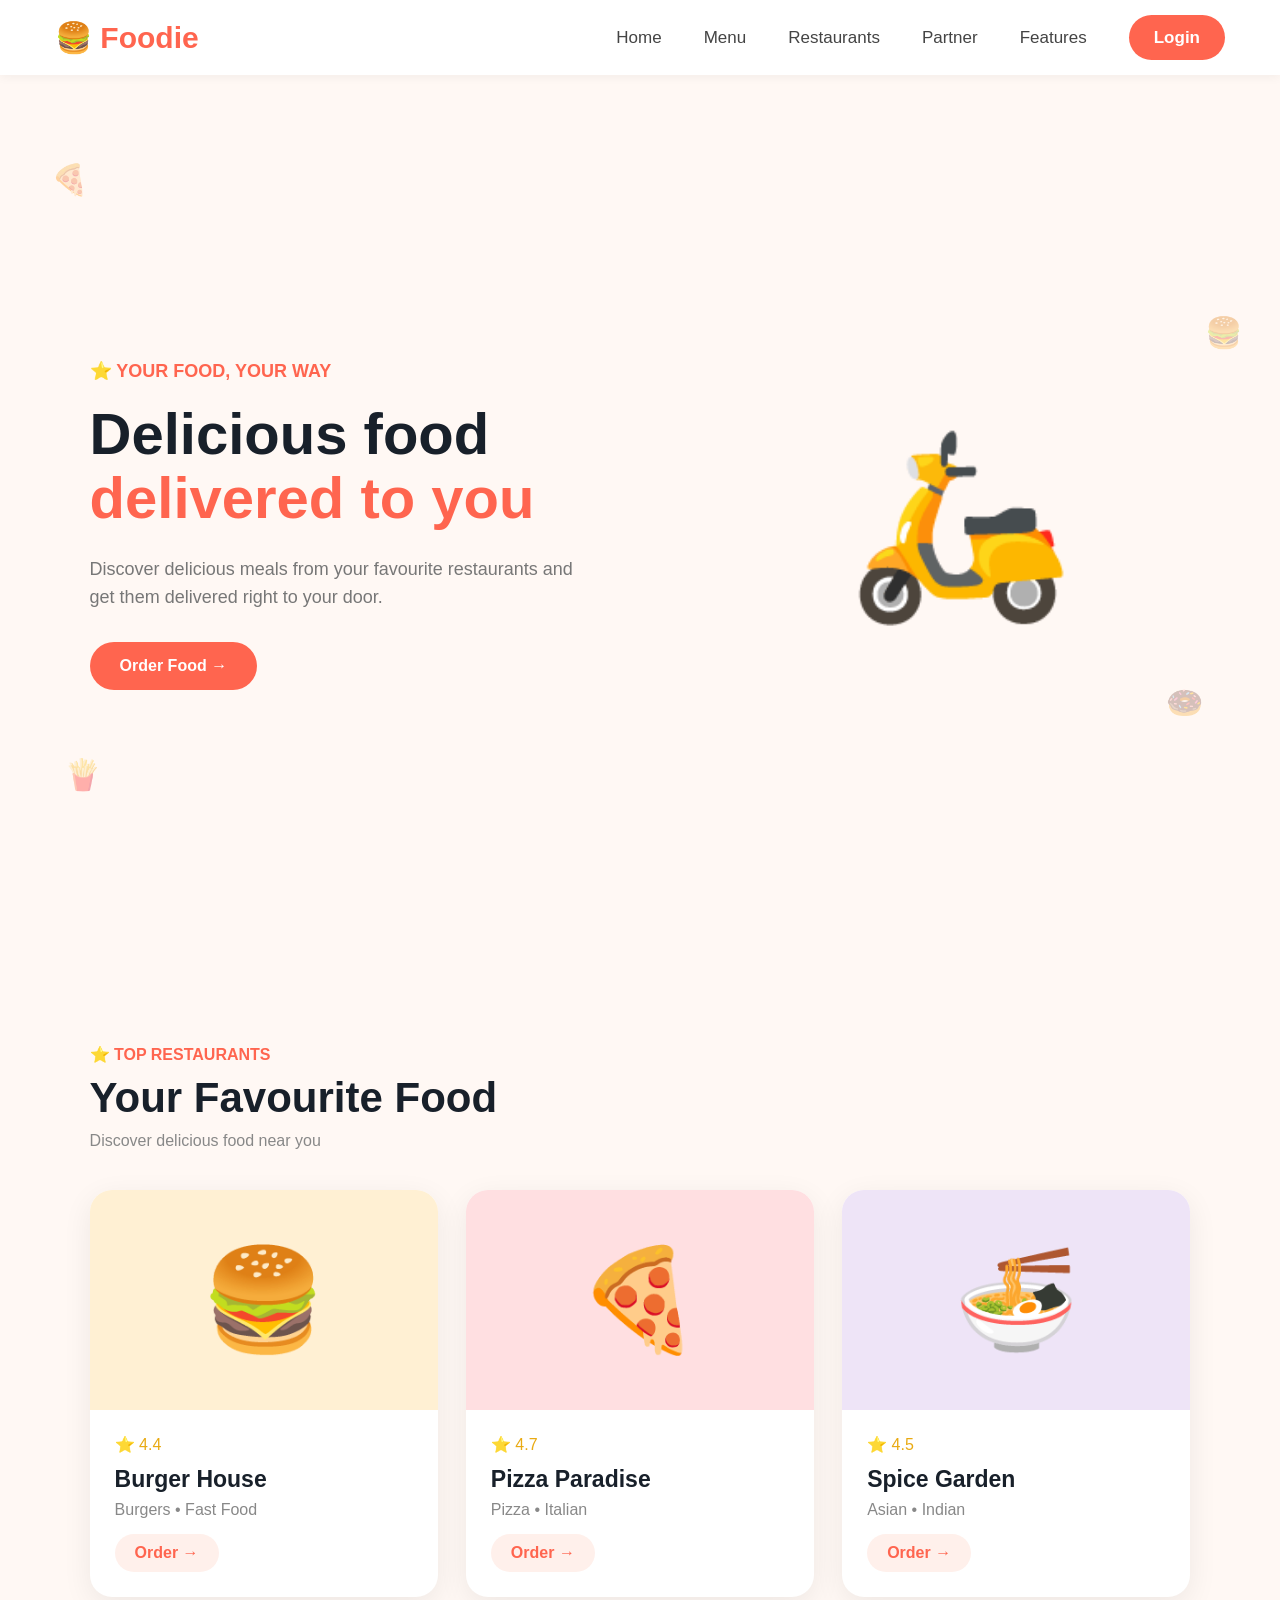
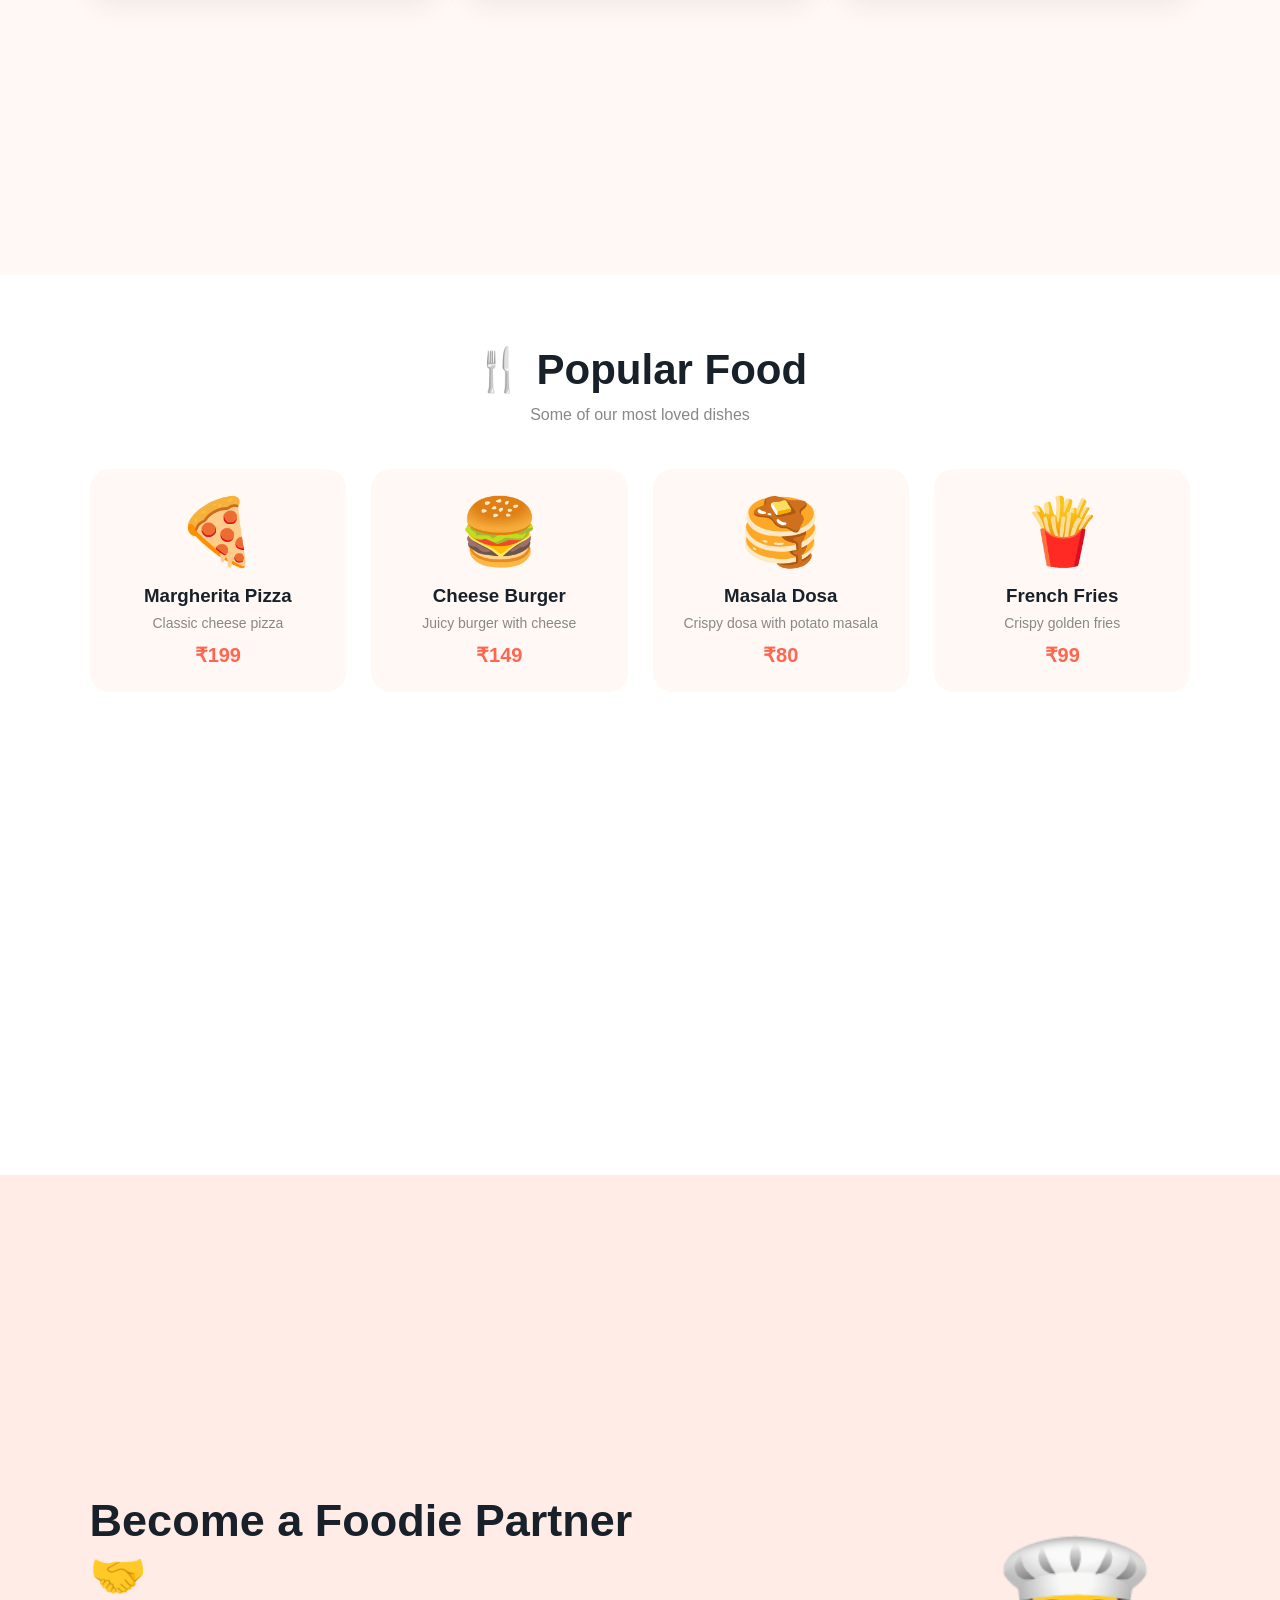
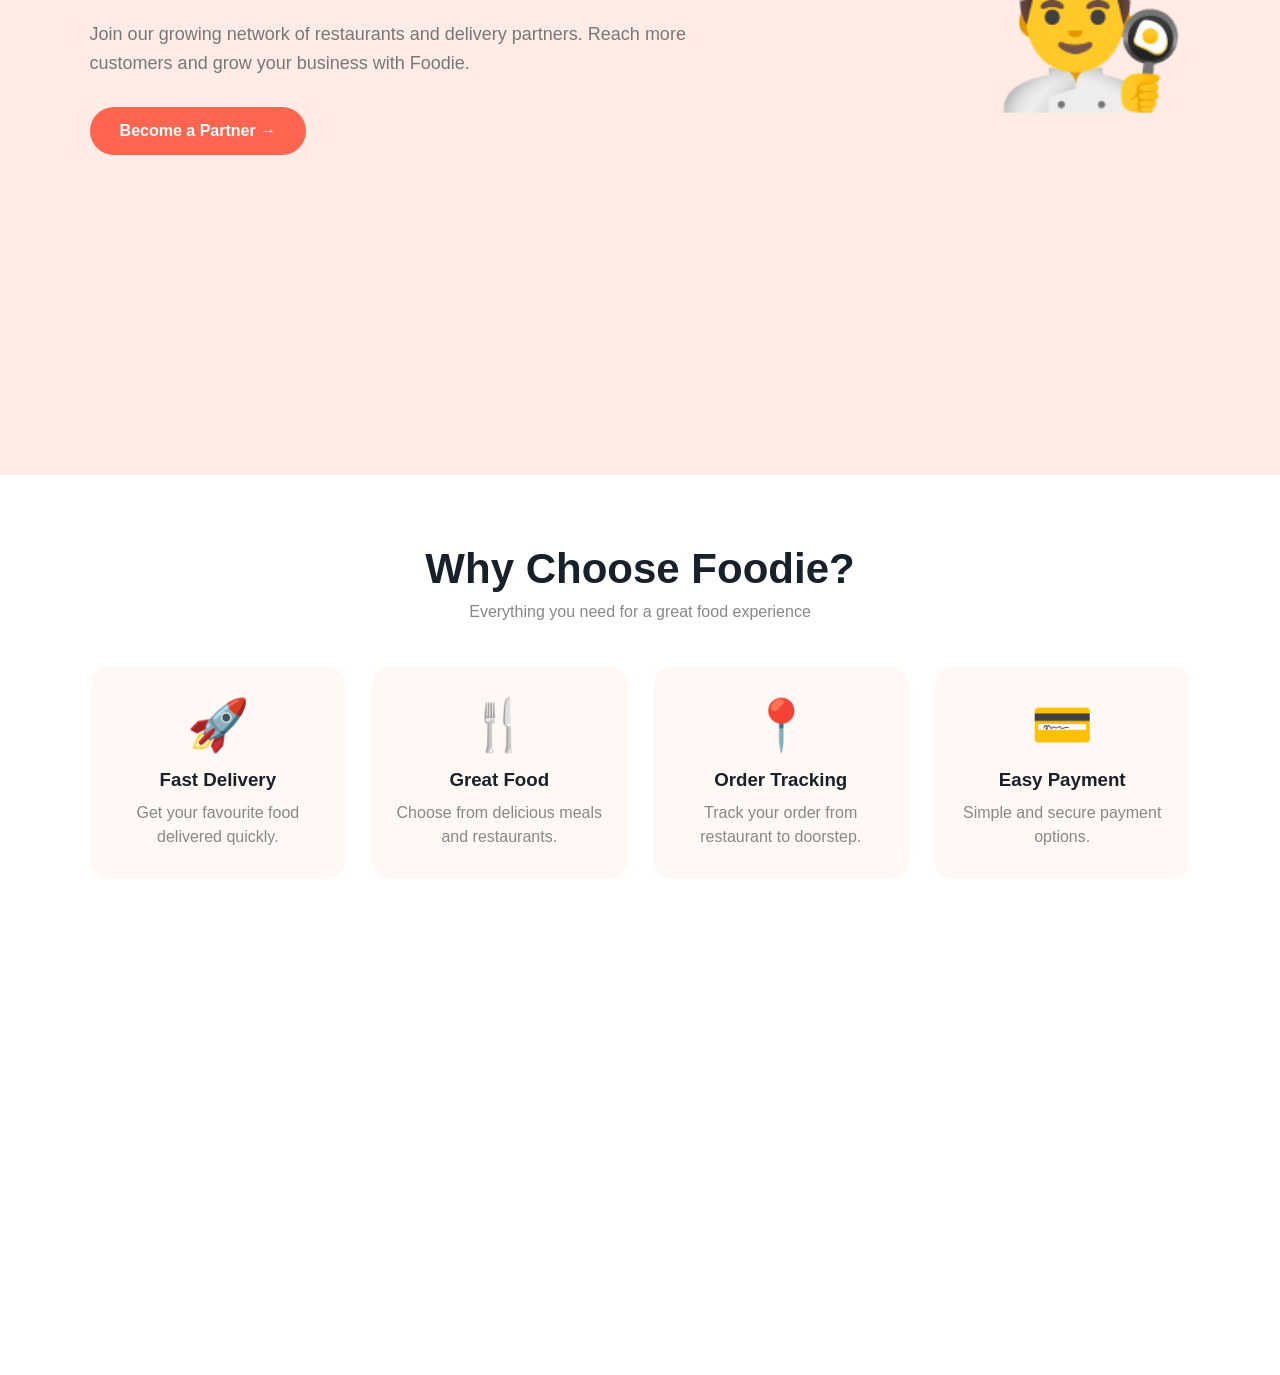
<file: app/templates/index.html>
<!DOCTYPE html>
<html lang="en">

<head>
    <meta charset="UTF-8">
    <meta name="viewport" content="width=device-width, initial-scale=1.0">

    <title>Foodie - Food Delivery</title>

    <style>
        * {
            box-sizing: border-box;
            margin: 0;
            padding: 0;
        }

        body {
            font-family: Arial, sans-serif;
            background: #fff8f4;
            color: #18202a;
            overflow-x: hidden;
        }

        /* ================= NAVBAR ================= */

        nav {
            height: 75px;
            background: white;
            display: flex;
            align-items: center;
            justify-content: space-between;
            padding: 0 55px;
            position: fixed;
            top: 0;
            left: 0;
            width: 100%;
            z-index: 1000;
            box-shadow: 0 2px 10px rgba(0, 0, 0, 0.05);
        }

        .logo {
            font-size: 30px;
            font-weight: bold;
            color: #ff654f;
        }

        .logo span {
            font-size: 28px;
        }

        nav ul {
            display: flex;
            list-style: none;
            gap: 42px;
        }

        nav ul li a {
            text-decoration: none;
            color: #444;
            font-size: 17px;
        }

        nav ul li a:hover {
            color: #ff654f;
        }

        .login-btn {
            background: #ff654f;
            color: white !important;
            padding: 13px 25px;
            border-radius: 30px;
            font-weight: bold;
        }

        /* ================= MAIN ================= */

        .main {
            padding-top: 75px;
        }

        section {
            min-height: 100vh;
            padding: 70px 7%;
        }

        /* ================= HOME ================= */

        #home {
            display: flex;
            align-items: center;
            justify-content: space-between;
            background: #fff8f4;
        }

        .home-text {
            width: 50%;
        }

        .small-title {
            color: #ff654f;
            font-weight: bold;
            font-size: 18px;
            margin-bottom: 20px;
        }

        .home-text h1 {
            font-size: 58px;
            line-height: 1.1;
            margin-bottom: 25px;
        }

        .home-text h1 span {
            color: #ff654f;
        }

        .home-text p {
            color: #777;
            font-size: 18px;
            line-height: 1.6;
            max-width: 500px;
        }

        .home-button {
            display: inline-block;
            margin-top: 30px;
            padding: 15px 30px;
            background: #ff654f;
            color: white;
            text-decoration: none;
            border-radius: 30px;
            font-weight: bold;
        }

        .home-button:hover {
            background: #ff4932;
        }

        .home-image {
            width: 42%;
            text-align: center;
            font-size: 180px;
        }

        /* ================= RESTAURANTS ================= */

        #restaurants {
            background: #fff8f4;
        }

        .section-title {
            margin-bottom: 40px;
        }

        .section-title p {
            color: #ff654f;
            font-weight: bold;
            margin-bottom: 10px;
        }

        .section-title h2 {
            font-size: 42px;
            margin-bottom: 10px;
        }

        .section-title span {
            color: #888;
        }

        .restaurant-grid {
            display: grid;
            grid-template-columns: repeat(3, 1fr);
            gap: 28px;
        }

        .restaurant-card {
            background: white;
            border-radius: 22px;
            overflow: hidden;
            box-shadow: 0 8px 30px rgba(0, 0, 0, 0.07);
            transition: 0.3s;
        }

        .restaurant-card:hover {
            transform: translateY(-8px);
        }

        .restaurant-picture {
            height: 220px;
            display: flex;
            justify-content: center;
            align-items: center;
            font-size: 100px;
        }

        .burger-bg {
            background: #fff0d3;
        }

        .pizza-bg {
            background: #ffdfe1;
        }

        .spice-bg {
            background: #eee4f7;
        }

        .restaurant-info {
            padding: 25px;
        }

        .rating {
            color: #e9aa13;
            margin-bottom: 12px;
        }

        .restaurant-info h3 {
            font-size: 23px;
            margin-bottom: 8px;
        }

        .restaurant-info p {
            color: #888;
            margin-bottom: 15px;
        }

        .order-btn {
            display: inline-block;
            background: #fff0eb;
            color: #ff654f;
            text-decoration: none;
            padding: 10px 20px;
            border-radius: 25px;
            font-weight: bold;
        }

        .order-btn:hover {
            background: #ff654f;
            color: white;
        }

        /* ================= MENU ================= */

        #menu {
            background: white;
            text-align: center;
        }

        .menu-title {
            margin-bottom: 45px;
        }

        .menu-title h2 {
            font-size: 42px;
            margin-bottom: 12px;
        }

        .menu-title p {
            color: #888;
        }

        .food-grid {
            display: grid;
            grid-template-columns: repeat(4, 1fr);
            gap: 25px;
        }

        .food-card {
            background: #fff8f4;
            padding: 25px;
            border-radius: 20px;
        }

        .food-icon {
            font-size: 65px;
            margin-bottom: 15px;
        }

        .food-card h3 {
            margin-bottom: 8px;
        }

        .food-card p {
            color: #888;
            font-size: 14px;
            margin-bottom: 12px;
        }

        .price {
            color: #ff654f;
            font-weight: bold;
            font-size: 20px;
        }

        /* ================= PARTNER ================= */

        #partner {
            background: #ffece7;
            display: flex;
            align-items: center;
            justify-content: space-between;
        }

        .partner-text {
            width: 55%;
        }

        .partner-text h2 {
            font-size: 45px;
            margin-bottom: 20px;
        }

        .partner-text p {
            color: #777;
            line-height: 1.6;
            font-size: 18px;
        }

        .partner-image {
            font-size: 160px;
            text-align: center;
        }

        /* ================= FEATURES ================= */

        #features {
            background: white;
        }

        .features-title {
            text-align: center;
            margin-bottom: 45px;
        }

        .features-title h2 {
            font-size: 42px;
            margin-bottom: 10px;
        }

        .features-title p {
            color: #888;
        }

        .features-grid {
            display: grid;
            grid-template-columns: repeat(4, 1fr);
            gap: 25px;
        }

        .feature {
            text-align: center;
            padding: 30px 20px;
            border-radius: 20px;
            background: #fff8f4;
        }

        .feature-icon {
            font-size: 50px;
            margin-bottom: 15px;
        }

        .feature h3 {
            margin-bottom: 10px;
        }

        .feature p {
            color: #888;
            line-height: 1.5;
        }

        /* ================= FLOATING FOOD ================= */

        .floating-food {
            position: fixed;
            font-size: 30px;
            opacity: 0.35;
            animation: float 5s infinite ease-in-out;
            pointer-events: none;
            z-index: 1;
        }

        .food1 {
            top: 18%;
            left: 4%;
        }

        .food2 {
            top: 35%;
            right: 3%;
            animation-delay: 1s;
        }

        .food3 {
            bottom: 12%;
            left: 5%;
            animation-delay: 2s;
        }

        .food4 {
            bottom: 20%;
            right: 6%;
            animation-delay: 3s;
        }

        @keyframes float {
            0% {
                transform: translateY(0) rotate(0deg);
            }

            50% {
                transform: translateY(-20px) rotate(10deg);
            }

            100% {
                transform: translateY(0) rotate(0deg);
            }
        }

        /* ================= MOBILE ================= */

        @media (max-width: 900px) {

            nav {
                padding: 0 20px;
            }

            nav ul {
                display: none;
            }

            #home {
                flex-direction: column;
                text-align: center;
                justify-content: center;
            }

            .home-text {
                width: 100%;
            }

            .home-text h1 {
                font-size: 42px;
            }

            .home-image {
                width: 100%;
                font-size: 100px;
                margin-top: 30px;
            }

            .restaurant-grid {
                grid-template-columns: 1fr;
            }

            .food-grid {
                grid-template-columns: 1fr 1fr;
            }

            #partner {
                flex-direction: column;
                text-align: center;
                justify-content: center;
            }

            .partner-text {
                width: 100%;
            }

            .features-grid {
                grid-template-columns: 1fr 1fr;
            }
        }

        @media (max-width: 600px) {

            section {
                padding: 50px 20px;
            }

            .food-grid {
                grid-template-columns: 1fr;
            }

            .features-grid {
                grid-template-columns: 1fr;
            }
        }
    </style>
</head>


<body>

    <!-- NAVBAR -->

    <nav>

        <div class="logo">
            🍔 Foodie
        </div>

        <ul>
            <li><a href="#home">Home</a></li>
            <li><a href="#menu">Menu</a></li>
            <li><a href="#restaurants">Restaurants</a></li>
            <li><a href="#partner">Partner</a></li>
            <li><a href="#features">Features</a></li>
            <li>
                <a href="#" class="login-btn">Login</a>
            </li>
        </ul>

    </nav>


    <div class="main">

        <!-- FLOATING FOOD -->

        <div class="floating-food food1">🍕</div>
        <div class="floating-food food2">🍔</div>
        <div class="floating-food food3">🍟</div>
        <div class="floating-food food4">🍩</div>


        <!-- ================= HOME ================= -->

        <section id="home">

            <div class="home-text">

                <div class="small-title">
                    ⭐ YOUR FOOD, YOUR WAY
                </div>

                <h1>
                    Delicious food<br>
                    <span>delivered to you</span>
                </h1>

                <p>
                    Discover delicious meals from your favourite
                    restaurants and get them delivered right to your door.
                </p>

                <a href="#restaurants" class="home-button">
                    Order Food →
                </a>

            </div>

            <div class="home-image">
                🛵
            </div>

        </section>


        <!-- ================= RESTAURANTS ================= -->

        <section id="restaurants">

            <div class="section-title">

                <p>⭐ TOP RESTAURANTS</p>

                <h2>Your Favourite Food</h2>

                <span>
                    Discover delicious food near you
                </span>

            </div>


            <div class="restaurant-grid">


                <!-- BURGER HOUSE -->

                <div class="restaurant-card">

                    <div class="restaurant-picture burger-bg">
                        🍔
                    </div>

                    <div class="restaurant-info">

                        <div class="rating">
                            ⭐ 4.4
                        </div>

                        <h3>
                            Burger House
                        </h3>

                        <p>
                            Burgers • Fast Food
                        </p>

                        <!-- RESTAURANT ID 3 -->

                        <a href="/restaurant/3" class="order-btn">
                            Order →
                        </a>

                    </div>

                </div>


                <!-- PIZZA PARADISE -->

                <div class="restaurant-card">

                    <div class="restaurant-picture pizza-bg">
                        🍕
                    </div>

                    <div class="restaurant-info">

                        <div class="rating">
                            ⭐ 4.7
                        </div>

                        <h3>
                            Pizza Paradise
                        </h3>

                        <p>
                            Pizza • Italian
                        </p>

                        <!-- RESTAURANT ID 2 -->

                        <a href="/restaurant/2" class="order-btn">
                            Order →
                        </a>

                    </div>

                </div>


                <!-- SPICE GARDEN -->

                <div class="restaurant-card">

                    <div class="restaurant-picture spice-bg">
                        🍜
                    </div>

                    <div class="restaurant-info">

                        <div class="rating">
                            ⭐ 4.5
                        </div>

                        <h3>
                            Spice Garden
                        </h3>

                        <p>
                            Asian • Indian
                        </p>

                        <!-- RESTAURANT ID 1 -->

                        <a href="/restaurant/1" class="order-btn">
                            Order →
                        </a>

                    </div>

                </div>

            </div>

        </section>


        <!-- ================= MENU ================= -->

        <section id="menu">

            <div class="menu-title">

                <h2>🍴 Popular Food</h2>

                <p>
                    Some of our most loved dishes
                </p>

            </div>


            <div class="food-grid">

                <div class="food-card">
                    <div class="food-icon">🍕</div>
                    <h3>Margherita Pizza</h3>
                    <p>Classic cheese pizza</p>
                    <div class="price">₹199</div>
                </div>

                <div class="food-card">
                    <div class="food-icon">🍔</div>
                    <h3>Cheese Burger</h3>
                    <p>Juicy burger with cheese</p>
                    <div class="price">₹149</div>
                </div>

                <div class="food-card">
                    <div class="food-icon">🥞</div>
                    <h3>Masala Dosa</h3>
                    <p>Crispy dosa with potato masala</p>
                    <div class="price">₹80</div>
                </div>

                <div class="food-card">
                    <div class="food-icon">🍟</div>
                    <h3>French Fries</h3>
                    <p>Crispy golden fries</p>
                    <div class="price">₹99</div>
                </div>

            </div>

        </section>


        <!-- ================= PARTNER ================= -->

        <section id="partner">

            <div class="partner-text">

                <h2>
                    Become a Foodie Partner 🤝
                </h2>

                <p>
                    Join our growing network of restaurants and
                    delivery partners. Reach more customers and
                    grow your business with Foodie.
                </p>

                <a href="#" class="home-button">
                    Become a Partner →
                </a>

            </div>

            <div class="partner-image">
                👨‍🍳
            </div>

        </section>


        <!-- ================= FEATURES ================= -->

        <section id="features">

            <div class="features-title">

                <h2>
                    Why Choose Foodie?
                </h2>

                <p>
                    Everything you need for a great food experience
                </p>

            </div>


            <div class="features-grid">

                <div class="feature">

                    <div class="feature-icon">
                        🚀
                    </div>

                    <h3>
                        Fast Delivery
                    </h3>

                    <p>
                        Get your favourite food delivered quickly.
                    </p>

                </div>


                <div class="feature">

                    <div class="feature-icon">
                        🍴
                    </div>

                    <h3>
                        Great Food
                    </h3>

                    <p>
                        Choose from delicious meals and restaurants.
                    </p>

                </div>


                <div class="feature">

                    <div class="feature-icon">
                        📍
                    </div>

                    <h3>
                        Order Tracking
                    </h3>

                    <p>
                        Track your order from restaurant to doorstep.
                    </p>

                </div>


                <div class="feature">

                    <div class="feature-icon">
                        💳
                    </div>

                    <h3>
                        Easy Payment
                    </h3>

                    <p>
                        Simple and secure payment options.
                    </p>

                </div>

            </div>

        </section>

    </div>

</body>

</html>
</file>
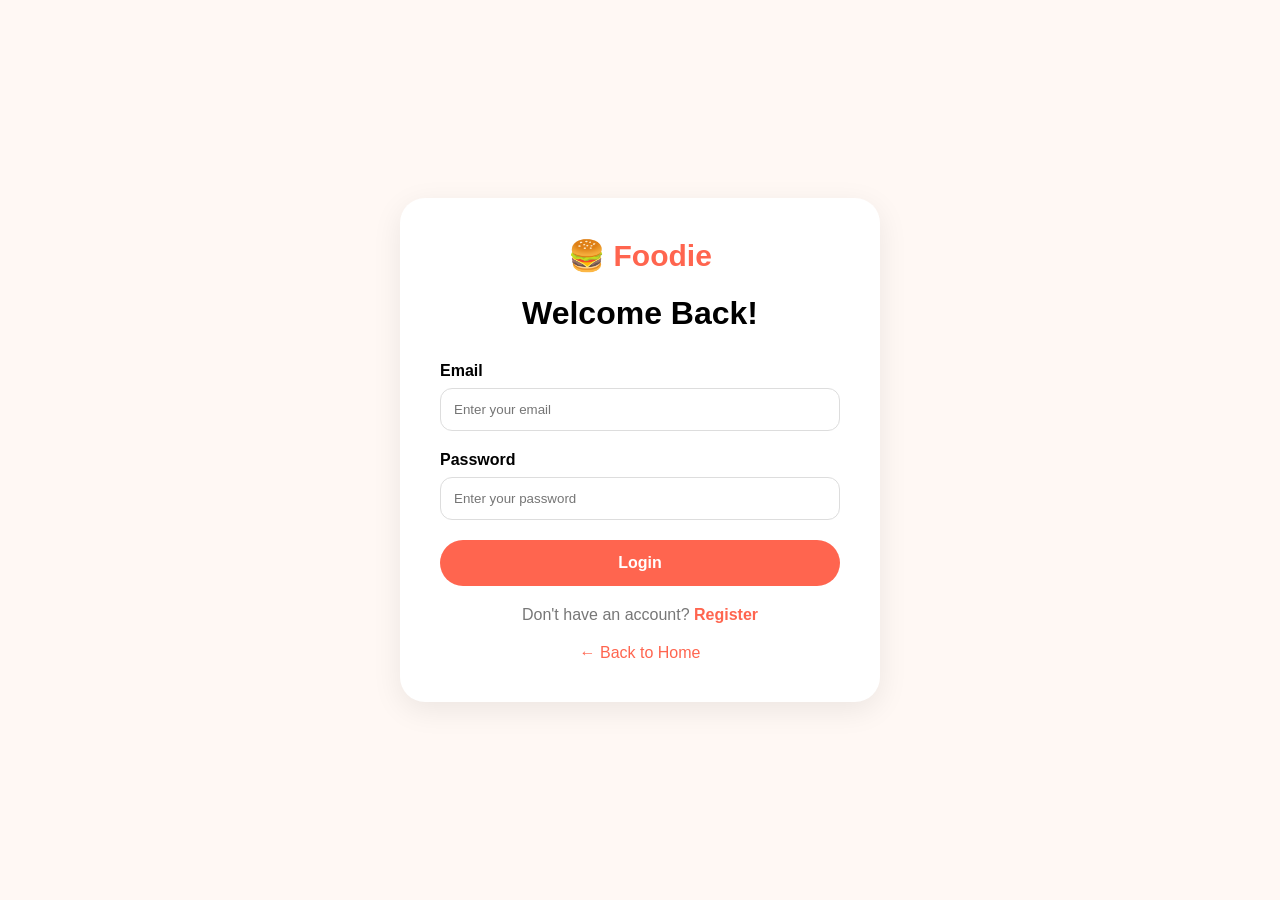
<file: app/templates/login.html>
<!DOCTYPE html>
<html lang="en">

<head>

    <meta charset="UTF-8">

    <meta name="viewport"
          content="width=device-width, initial-scale=1.0">

    <title>Login - Foodie</title>

    <style>

        body {
            margin: 0;
            font-family: Arial, sans-serif;
            background: #fff8f4;
        }

        .container {
            width: 100%;
            min-height: 100vh;
            display: flex;
            justify-content: center;
            align-items: center;
        }

        .box {
            width: 400px;
            background: white;
            padding: 40px;
            border-radius: 25px;
            box-shadow: 0 8px 30px rgba(0,0,0,0.08);
        }

        .logo {
            text-align: center;
            font-size: 30px;
            font-weight: bold;
            color: #ff654f;
            margin-bottom: 10px;
        }

        h1 {
            text-align: center;
            margin-bottom: 30px;
        }

        label {
            display: block;
            font-weight: bold;
            margin-bottom: 8px;
        }

        input {
            width: 100%;
            padding: 13px;
            margin-bottom: 20px;
            border: 1px solid #ddd;
            border-radius: 12px;
            box-sizing: border-box;
        }

        button {
            width: 100%;
            padding: 14px;
            border: none;
            border-radius: 25px;
            background: #ff654f;
            color: white;
            font-size: 16px;
            font-weight: bold;
            cursor: pointer;
        }

        button:hover {
            background: #ff4932;
        }

        .register {
            text-align: center;
            margin-top: 20px;
            color: #777;
        }

        .register a {
            color: #ff654f;
            font-weight: bold;
            text-decoration: none;
        }

        .back {
            display: block;
            text-align: center;
            margin-top: 20px;
            color: #ff654f;
            text-decoration: none;
        }

    </style>

</head>

<body>

<div class="container">

    <div class="box">

        <div class="logo">
            🍔 Foodie
        </div>

        <h1>
            Welcome Back!
        </h1>

        <form method="POST">

            <label>
                Email
            </label>

            <input
                type="email"
                name="email"
                placeholder="Enter your email"
                required
            >

            <label>
                Password
            </label>

            <input
                type="password"
                name="password"
                placeholder="Enter your password"
                required
            >

            <button type="submit">
                Login
            </button>

        </form>

        <div class="register">

            Don't have an account?

            <a href="/register">
                Register
            </a>

        </div>

        <a href="/" class="back">
            ← Back to Home
        </a>

    </div>

</div>

</body>

</html>
</file>
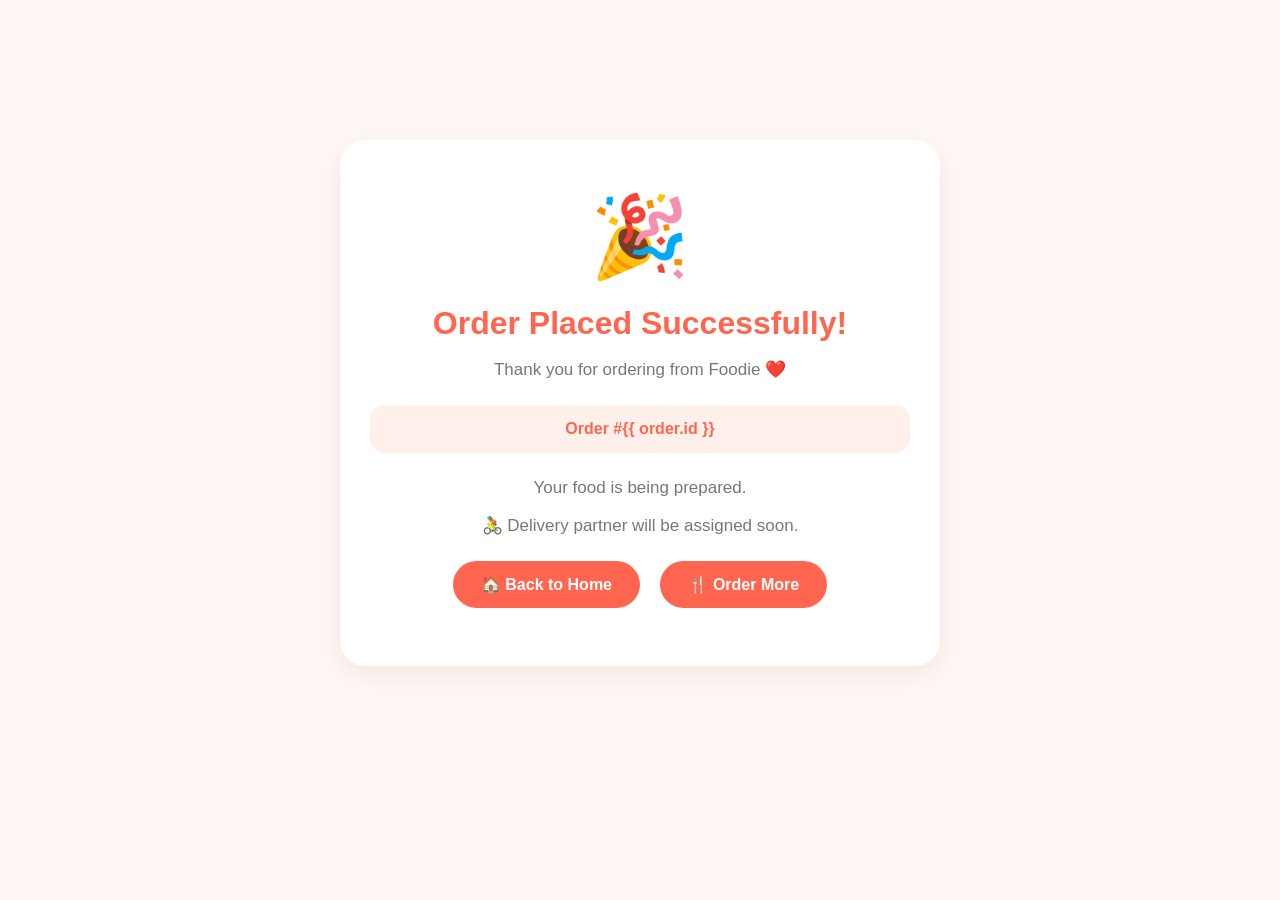
<file: app/templates/order_success.html>
<!DOCTYPE html>
<html lang="en">

<head>

    <meta charset="UTF-8">

    <meta name="viewport"
          content="width=device-width, initial-scale=1.0">

    <title>Order Confirmed - Foodie</title>

    <style>

        body {
            margin: 0;
            font-family: Arial, sans-serif;
            background: #fff8f4;
            text-align: center;
        }

        .container {
            max-width: 600px;
            margin: 100px auto;
            padding: 40px 20px;
        }

        .box {
            background: white;
            padding: 50px 30px;
            border-radius: 25px;
            box-shadow: 0 8px 30px rgba(0,0,0,0.08);
        }

        .success-icon {
            font-size: 80px;
        }

        h1 {
            color: #ff654f;
            margin-bottom: 15px;
        }

        p {
            color: #777;
            font-size: 17px;
        }

        .order-number {
            background: #fff0eb;
            padding: 15px;
            border-radius: 15px;
            margin: 25px 0;
            font-weight: bold;
            color: #ff654f;
        }

        .button {
            display: inline-block;
            background: #ff654f;
            color: white;
            text-decoration: none;
            padding: 14px 28px;
            border-radius: 30px;
            font-weight: bold;
            margin: 8px;
        }

        .button:hover {
            background: #ff4932;
        }

    </style>

</head>

<body>

<div class="container">

    <div class="box">

        <div class="success-icon">
            🎉
        </div>

        <h1>
            Order Placed Successfully!
        </h1>

        <p>
            Thank you for ordering from Foodie ❤️
        </p>

        <div class="order-number">

            Order #{{ order.id }}

        </div>

        <p>
            Your food is being prepared.
        </p>

        <p>
            🚴 Delivery partner will be assigned soon.
        </p>

        <a href="/" class="button">
            🏠 Back to Home
        </a>

        <a href="/restaurants" class="button">
            🍴 Order More
        </a>

    </div>

</div>

</body>

</html>
</file>
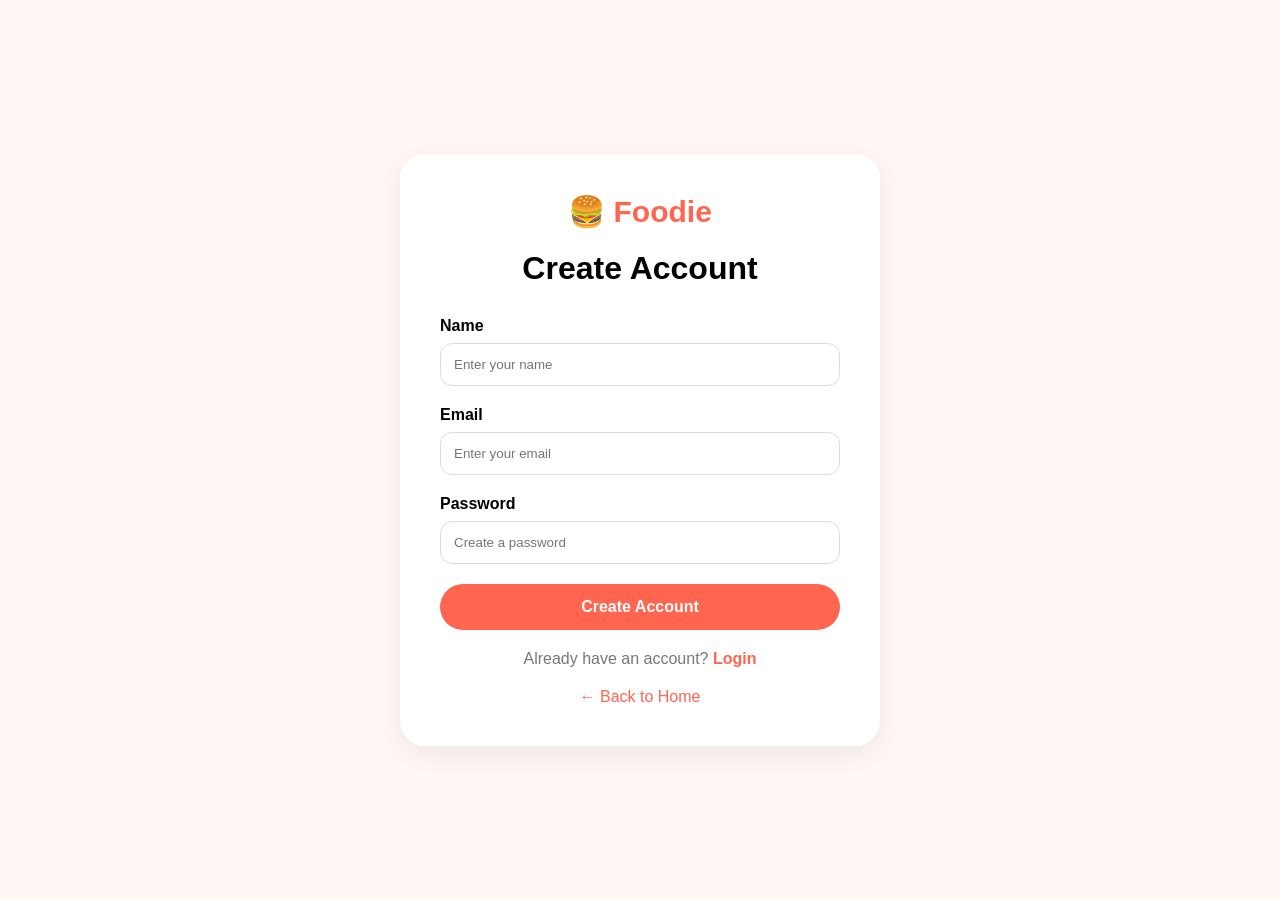
<file: app/templates/restaurants.html>
<!DOCTYPE html>
<html lang="en">

<head>

    <meta charset="UTF-8">

    <meta name="viewport"
          content="width=device-width, initial-scale=1.0">

    <title>Register - Foodie</title>

    <style>

        body {
            margin: 0;
            font-family: Arial, sans-serif;
            background: #fff8f4;
        }

        .container {
            width: 100%;
            min-height: 100vh;
            display: flex;
            justify-content: center;
            align-items: center;
        }

        .box {
            width: 400px;
            background: white;
            padding: 40px;
            border-radius: 25px;
            box-shadow: 0 8px 30px rgba(0,0,0,0.08);
        }

        .logo {
            text-align: center;
            font-size: 30px;
            font-weight: bold;
            color: #ff654f;
            margin-bottom: 10px;
        }

        h1 {
            text-align: center;
            margin-bottom: 30px;
        }

        label {
            display: block;
            font-weight: bold;
            margin-bottom: 8px;
        }

        input {
            width: 100%;
            padding: 13px;
            margin-bottom: 20px;
            border: 1px solid #ddd;
            border-radius: 12px;
            box-sizing: border-box;
        }

        button {
            width: 100%;
            padding: 14px;
            border: none;
            border-radius: 25px;
            background: #ff654f;
            color: white;
            font-size: 16px;
            font-weight: bold;
            cursor: pointer;
        }

        button:hover {
            background: #ff4932;
        }

        .login {
            text-align: center;
            margin-top: 20px;
            color: #777;
        }

        .login a {
            color: #ff654f;
            font-weight: bold;
            text-decoration: none;
        }

        .back {
            display: block;
            text-align: center;
            margin-top: 20px;
            color: #ff654f;
            text-decoration: none;
        }

    </style>

</head>

<body>

<div class="container">

    <div class="box">

        <div class="logo">
            🍔 Foodie
        </div>

        <h1>
            Create Account
        </h1>

        <form method="POST">

            <label>
                Name
            </label>

            <input
                type="text"
                name="name"
                placeholder="Enter your name"
                required
            >

            <label>
                Email
            </label>

            <input
                type="email"
                name="email"
                placeholder="Enter your email"
                required
            >

            <label>
                Password
            </label>

            <input
                type="password"
                name="password"
                placeholder="Create a password"
                required
            >

            <button type="submit">
                Create Account
            </button>

        </form>

        <div class="login">

            Already have an account?

            <a href="/login">
                Login
            </a>

        </div>

        <a href="/" class="back">
            ← Back to Home
        </a>

    </div>

</div>

</body>

</html>
</file>
